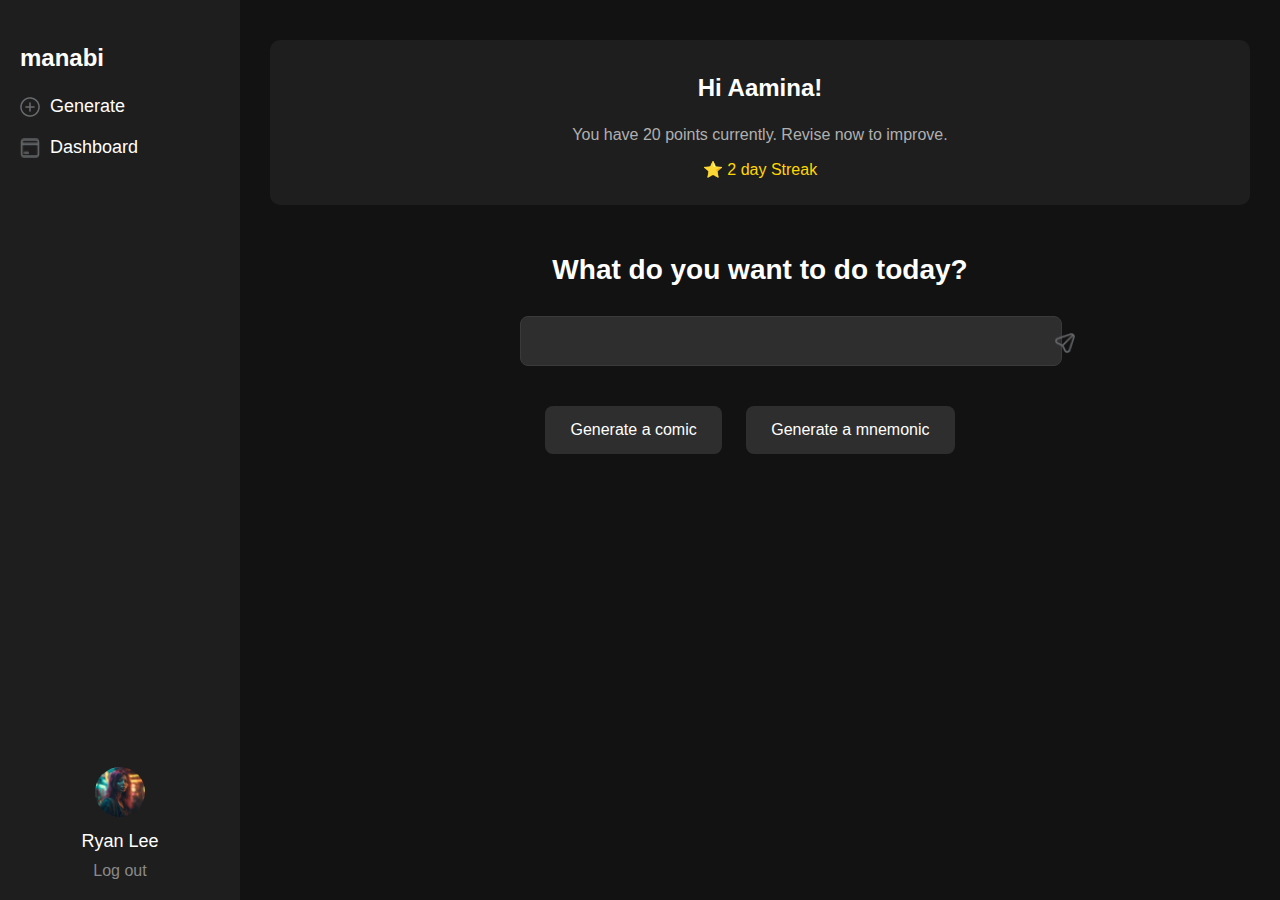
<file: dashboard/index.html>
<!DOCTYPE html>
<html lang="en">
<head>
    <meta charset="UTF-8">
    <meta name="viewport" content="width=device-width, initial-scale=1.0">
    <title>Dashboard Design</title>
    <link rel="stylesheet" href="styles.css">
</head>
<body>
    <div class="sidebar">
        <div class="menu">
            <p>manabi</p>
            <ul>
                <li>
                    <img src="generate-icon.png" alt="Generate Icon" class="menu-icon"> Generate
                </li>
                <li>
                    <img src="dashboard-icon.png" alt="Dashboard Icon" class="menu-icon"> Dashboard
                </li>
            </ul>
        </div>
        <div class="user-profile">
            <img src="profile.png" alt="User Image">
            <p>Ryan Lee</p>
            <a href="#">Log out</a>
        </div>
    </div>

    <div class="main-content">
        <div class="header">
            <p>Hi Aamina!</p>
            <p>You have 20 points currently. Revise now to improve.</p>
            <p>⭐ 2 day Streak</p>
        </div>
    
        <div class="actions">
            <h1>What do you want to do today?</h1>
            <div class="input-container">
                <input type="text" class="prompt-input" aria-label="Ask a question" />
                <button class="input-icon-btn" onclick="executePromptFunction()">
                    <img src="icon.png" alt="Icon" class="input-icon">
                </button>
            </div>
            
            <div class="action-buttons">
                <button>Generate a comic</button>
                <button>Generate a mnemonic</button>
            </div>
        </div>
    </div>
    
</body>
</html>
</file>
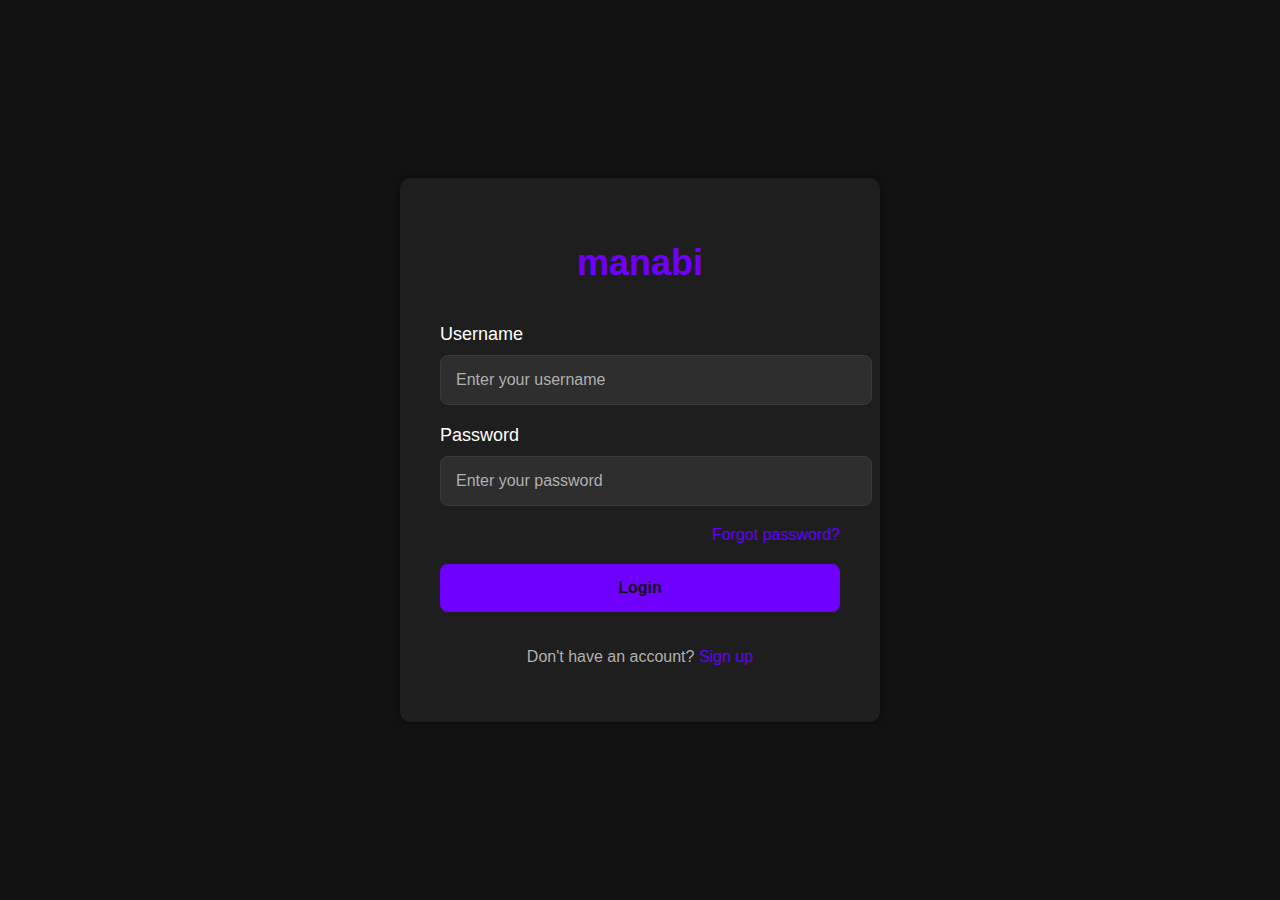
<file: login-page/index.html>
<!DOCTYPE html>
<html lang="en">
<head>
    <meta charset="UTF-8">
    <meta name="viewport" content="width=device-width, initial-scale=1.0">
    <title>Login - Manabi</title>
    <link rel="stylesheet" href="styles.css">
</head>
<body>
    <div class="login-container">
        <div class="login-box">
            <h1 class="app-name">manabi</h1>
            <form action="#" method="post" class="login-form">
                <label for="username">Username</label>
                <input type="text" id="username" class="input-field" placeholder="Enter your username">
                
                <label for="password">Password</label>
                <input type="password" id="password" class="input-field" placeholder="Enter your password">
                
                <a href="#" class="forgot-password">Forgot password?</a>
                
                <button type="submit" class="login-button">Login</button>
                
                <p class="signup-prompt">Don't have an account? <a href="#" class="signup-link">Sign up</a></p>
            </form>
        </div>
    </div>
</body>
</html>
</file>
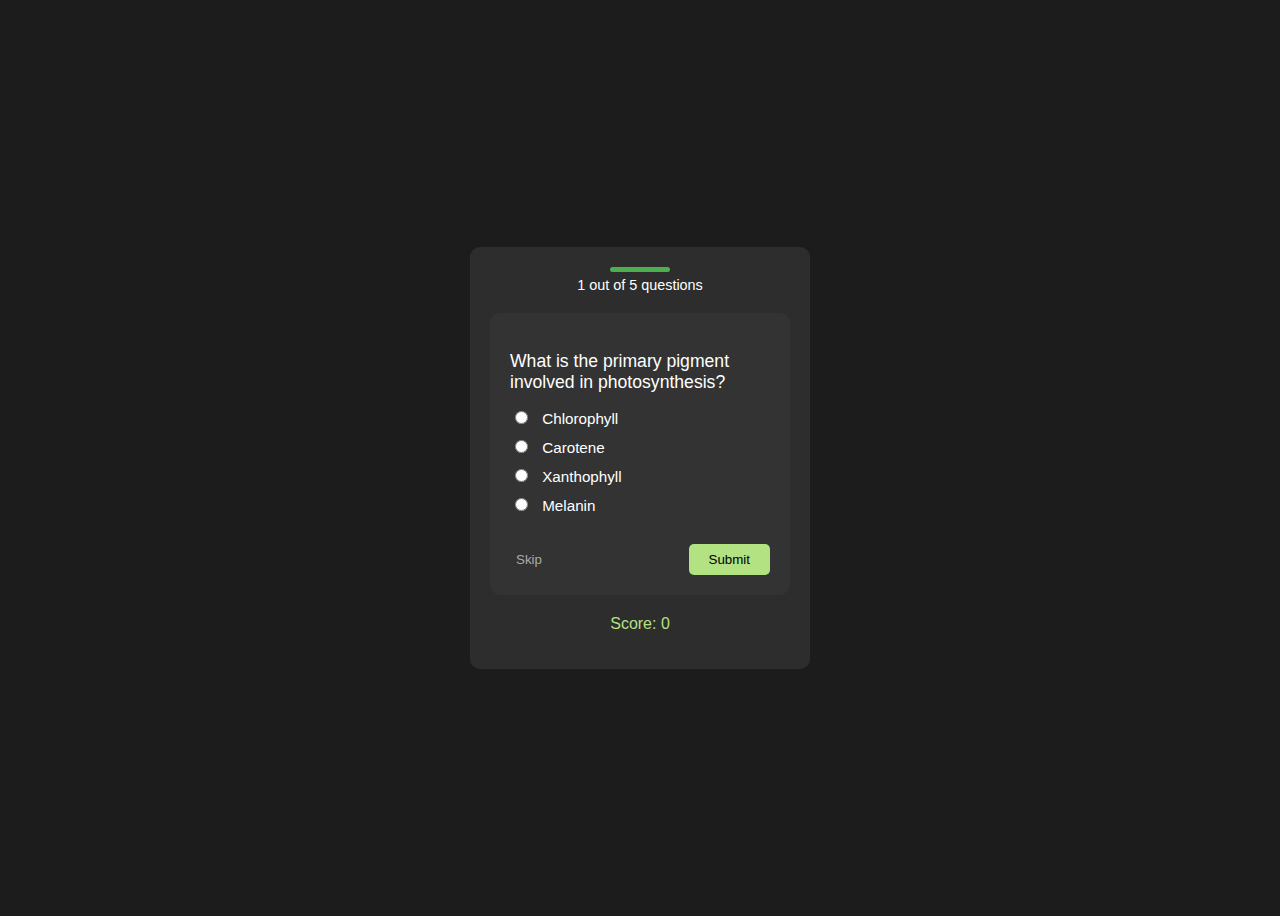
<file: quiz/index.html>
<!DOCTYPE html>
<html lang="en">
<head>
  <meta charset="UTF-8">
  <meta name="viewport" content="width=device-width, initial-scale=1.0">
  <link rel="stylesheet" href="styles.css">
  <title>Question Module</title>
</head>
<body>
  <div class="container">
    <div class="progress-bar">
      <div class="progress" id="progress"></div>
      <p id="question-counter">1 out of 5 questions</p>
    </div>
    
    <div class="question-module">
      <p class="question" id="question-text"></p>
      
      <form id="question-form">
        <div class="options" id="options-container"></div>
        
        <div class="buttons">
          <button type="button" class="skip-btn" id="skip-btn">Skip</button>
          <button type="submit" class="submit-btn">Submit</button>
        </div>
      </form>
    </div>

    <p id="score-display">Score: 0</p>
  </div>

  <script>
    const questions = [
      {
        question: "What is the primary pigment involved in photosynthesis?",
        options: ["Chlorophyll", "Carotene", "Xanthophyll", "Melanin"],
        correctAnswer: 0
      },
      {
        question: "In which part of the plant does photosynthesis primarily take place?",
        options: ["Roots", "Stems", "Leaves", "Flowers"],
        correctAnswer: 2
      },
      {
        question: "What gas do plants absorb during photosynthesis?",
        options: ["Oxygen", "Nitrogen", "Carbon Dioxide", "Hydrogen"],
        correctAnswer: 2
      },
      {
        question: "What is the main product of photosynthesis?",
        options: ["Glucose", "Starch", "Oxygen", "Water"],
        correctAnswer: 0
      },
      {
        question: "Which of the following is a byproduct of photosynthesis?",
        options: ["Carbon Dioxide", "Oxygen", "Glucose", "Water"],
        correctAnswer: 1
      }
    ];

    let currentQuestionIndex = 0;
    let score = 0;

    const questionText = document.getElementById("question-text");
    const optionsContainer = document.getElementById("options-container");
    const questionCounter = document.getElementById("question-counter");
    const progressBar = document.getElementById("progress");
    const scoreDisplay = document.getElementById("score-display");

    function loadQuestion() {
      const currentQuestion = questions[currentQuestionIndex];
      questionText.textContent = currentQuestion.question;
      optionsContainer.innerHTML = ''; 
      currentQuestion.options.forEach((option, index) => {
        const label = document.createElement("label");
        label.innerHTML = `
          <input type="radio" name="option" value="${index}"> ${option}
        `;
        optionsContainer.appendChild(label);
      });

      questionCounter.textContent = `${currentQuestionIndex + 1} out of ${questions.length} questions`;
      progressBar.style.width = `${((currentQuestionIndex + 1) / questions.length) * 100}%`;
    }

    function checkAnswer(selectedOption) {
      const correctAnswer = questions[currentQuestionIndex].correctAnswer;
      return selectedOption == correctAnswer;
    }

    document.getElementById("question-form").addEventListener("submit", function(event) {
      event.preventDefault();
      const selectedOption = document.querySelector('input[name="option"]:checked');
      
      if (!selectedOption) {
        alert("Please select an option!");
        return;
      }

      const isCorrect = checkAnswer(selectedOption.value);
      if (isCorrect) {
        score += 10; 
      }

      currentQuestionIndex++;
      if (currentQuestionIndex < questions.length) {
        loadQuestion();
      } else {
        questionText.textContent = "Quiz Completed!";
        optionsContainer.innerHTML = '';
        document.querySelector('.buttons').style.display = 'none';
      }

      scoreDisplay.textContent = `Score: ${score}`;
    });
    document.getElementById("skip-btn").addEventListener("click", function() {
      currentQuestionIndex++;
      if (currentQuestionIndex < questions.length) {
        loadQuestion();
      } else {
        questionText.textContent = "Quiz Completed!";
        optionsContainer.innerHTML = '';
        document.querySelector('.buttons').style.display = 'none';
      }
    });
    loadQuestion();
  </script>
</body>
</html>
</file>
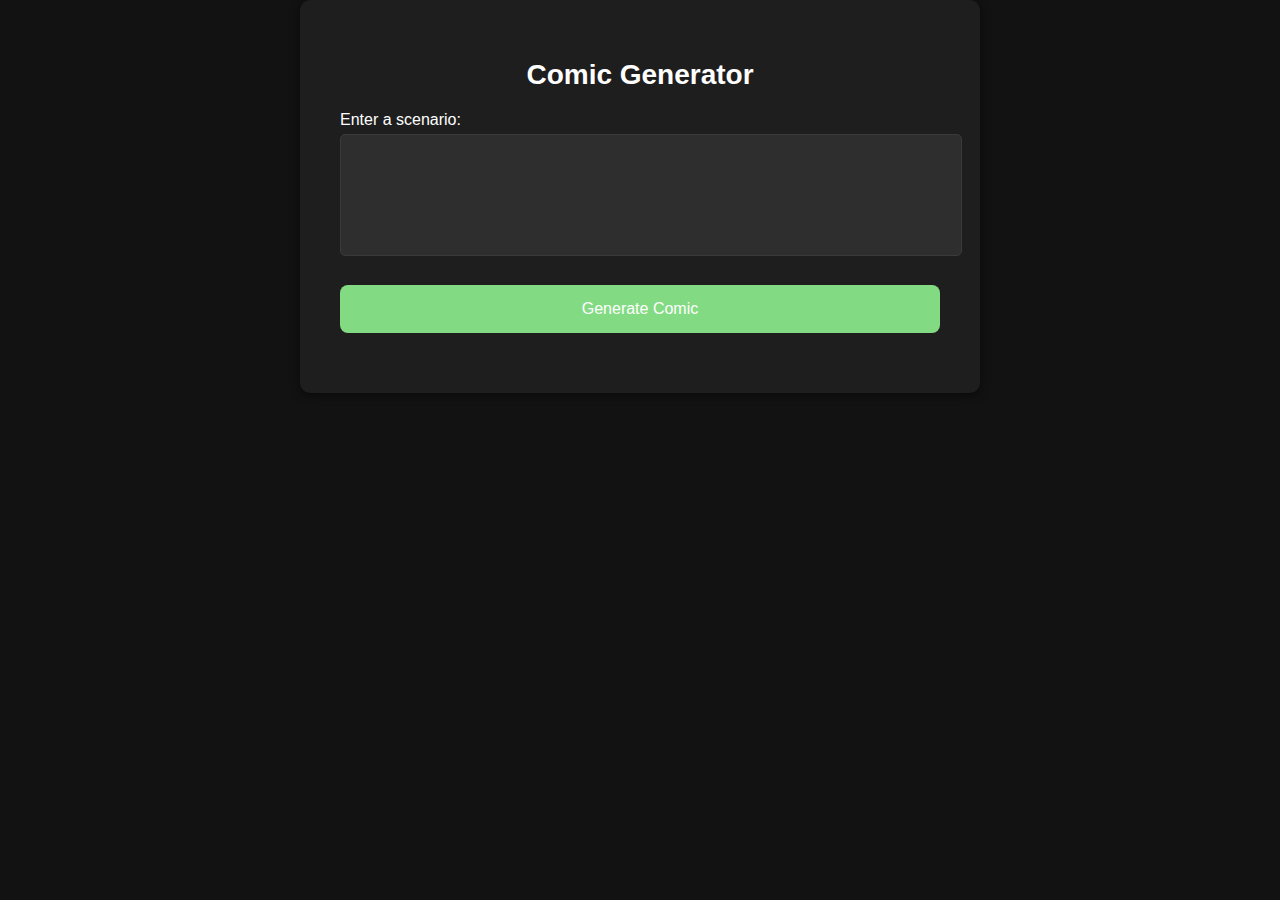
<file: landing.html>
<!DOCTYPE html>
<html lang="en">
<head>
    <meta charset="UTF-8">
    <meta name="viewport" content="width=device-width, initial-scale=1.0">
    <title>Comic Generator</title>
    <style>
        body {
            font-family: 'Arial', sans-serif;
            background-color: #121212;
            color: #FFFFFF;
            margin: 0;
            display: flex;
            height: auto;
            justify-content: center;
            align-items: center;
        }
        #comicContainer {
            background-color: #1E1E1E;
            padding: 40px;
            border-radius: 10px;
            box-shadow: 0 2px 10px rgba(0, 0, 0, 0.5);
            width: 90%;
            max-width: 600px;
        }
        h1 {
            font-size: 28px;
            text-align: center;
            margin-bottom: 20px;
        }
        label {
            font-size: 16px;
            margin-bottom: 5px;
            display: block;
        }
        textarea {
            width: 100%;
            height: 100px;
            padding: 10px;
            border: 1px solid #3A3A3A;
            border-radius: 5px;
            background-color: #2E2E2E;
            color: #FFFFFF;
            margin-bottom: 15px;
            resize: none;
        }
        button {
            background-color: #82db83;
            border: none;
            padding: 15px 25px;
            color: #FFFFFF;
            font-size: 16px;
            border-radius: 8px;
            cursor: pointer;
            transition: background-color 0.3s ease;
            width: 100%;
            margin-top: 10px;
        }
        button:hover {
            background-color: #72c872; /* Darker shade on hover */
        }
        .slider {
            position: relative;
            margin-top: 20px;
            overflow: hidden;
        }
        .slides {
            display: flex;
            transition: transform 0.5s ease;
        }
        .slide {
            min-width: 100%; /* Each slide takes full width */
            display: none; /* Initially hide slides */
        }
        .slide img {
            max-width: 100%;
            border-radius: 10px; /* Add some styling to images */
        }
        .navigation-auto {
            position: absolute;
            top: 50%;
            width: 100%;
            display: flex;
            justify-content: space-between;
            transform: translateY(-50%);
        }
        .prev, .next {
            cursor: pointer;
            padding: 10px;
            background-color: rgba(255, 255, 255, 0.7);
            border-radius: 5px;
        }
    </style>
</head>
<body>
    <div id="comicContainer">
        <h1>Comic Generator</h1>
        <form id="comicForm">
            <label for="scenario">Enter a scenario:</label>
            <textarea id="scenario" required></textarea>
            <button type="submit">Generate Comic</button>
        </form>
        
        <div class="slider">
            <div class="slides" id="comicImages">
                <!-- Images will be dynamically inserted here -->
            </div>
            <div class="navigation-auto">
                <div class="prev">❮</div>
                <div class="next">❯</div>
            </div>
        </div>
    </div>

    <script>
        let currentIndex = 0; // Current slide index

        // Handle form submission
        document.getElementById('comicForm').addEventListener('submit', async (e) => {
            e.preventDefault(); // Prevent default form submission
            const scenario = document.getElementById('scenario').value;
            const response = await fetch('/generate-comic', {
                method: 'POST',
                headers: {
                    'Content-Type': 'application/json'
                },
                body: JSON.stringify({ scenario })
            });
            if (response.ok) {
                const data = await response.json(); // Parse the JSON response
                displayImages(data.panelTexts); // Pass the panel texts to displayImages
            } else {
                console.error('Error generating comic');
            }
        });
       
        // Function to display the comic panels (images)
        function displayImages(panelTexts) {
            const comicImagesDiv = document.getElementById('comicImages');
            comicImagesDiv.innerHTML = ''; // Clear previous images if any

            // Loop through the panel texts and create slides
            panelTexts.forEach((panel, index) => {
                const slideDiv = document.createElement('div');
                slideDiv.classList.add('slide');

                const img = document.createElement('img');
                img.src = `panel_${index + 1}.png`; // Set the image source based on the index
                img.alt = 'Comic Panel'; // Set alt text for accessibility
                slideDiv.appendChild(img);

                // Create a container for the text below the image
                const textContainer = document.createElement('div');
                textContainer.style.marginTop = '10px'; // Add some spacing
                textContainer.innerHTML = `<strong>Characters:</strong> ${panel.characters}<br>
                                           <strong>Background:</strong> ${panel.background}<br>
                                           <strong>Text:</strong> ${panel.text}`;
                slideDiv.appendChild(textContainer); // Append the text container to the slide

                comicImagesDiv.appendChild(slideDiv); // Append the slide to the comic images container
            });

            // Show the first slide
            showSlide(currentIndex);

            // Set up navigation buttons
            document.querySelector('.next').addEventListener('click', () => {
                currentIndex = (currentIndex + 1) % panelTexts.length; // Loop back to the start
                showSlide(currentIndex);
            });

            document.querySelector('.prev').addEventListener('click', () => {
                currentIndex = (currentIndex - 1 + panelTexts.length) % panelTexts.length; // Loop to the end
                showSlide(currentIndex);
            });

            // Start the auto slide functionality
            autoSlide();
        }

        // Function to show the current slide
        function showSlide(index) {
            const slides = document.querySelectorAll('.slide');
            slides.forEach((slide, i) => {
                slide.style.display = (i === index) ? 'block' : 'none'; // Show the current slide
            });
        }

        // Auto-slide every 5 seconds
        function autoSlide() {
            setInterval(() => {
                currentIndex = (currentIndex + 1) % document.querySelectorAll('.slide').length; // Loop back to the start
                showSlide(currentIndex);
            }, 5000);
        }
    </script>
</body>
</html>
</file>
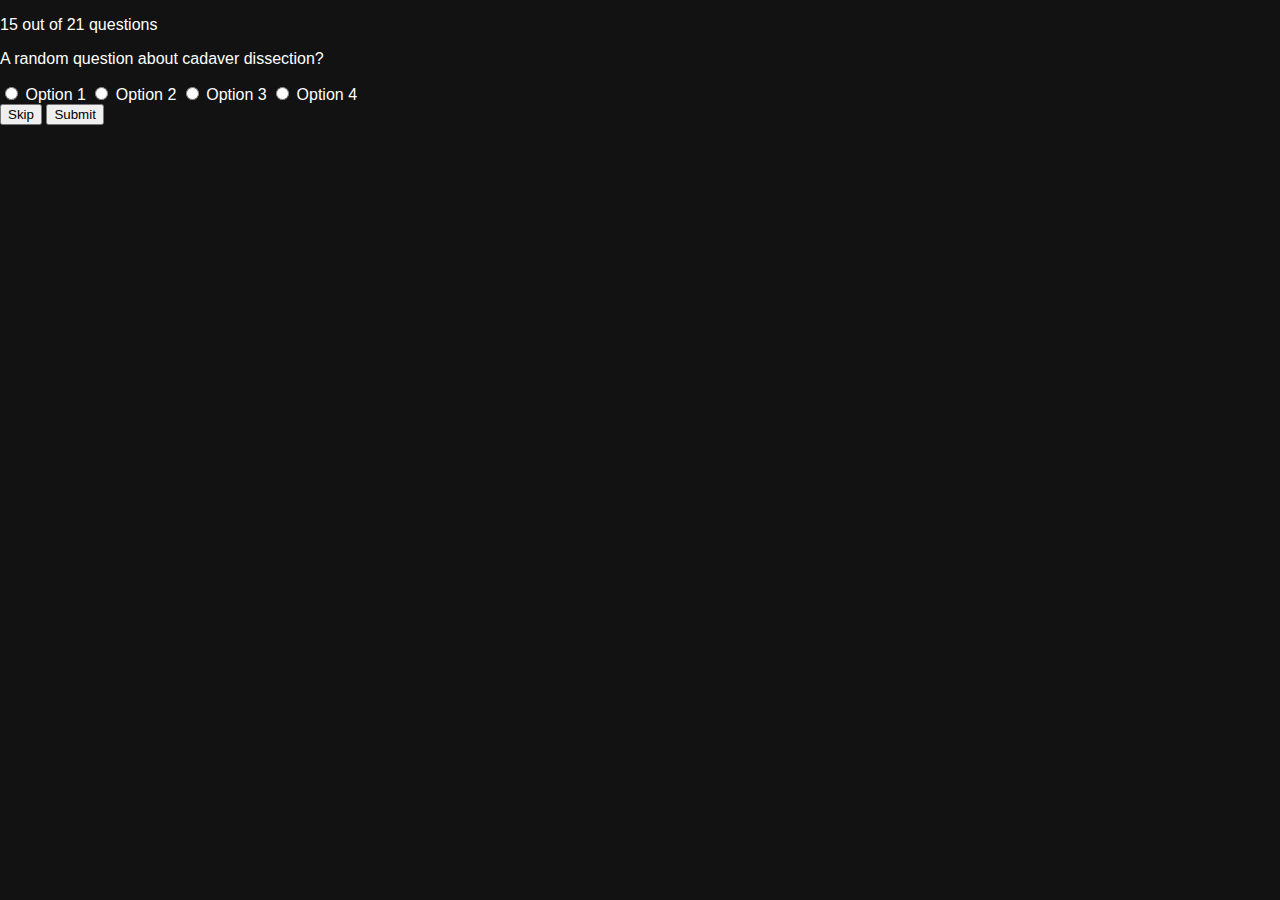
<file: quiz.html>
<!DOCTYPE html>
<html lang="en">
<head>
  <meta charset="UTF-8">
  <meta name="viewport" content="width=device-width, initial-scale=1.0">
  <link rel="stylesheet" href="styles.css">
  <title>Question Module</title>
</head>
<body>
  <div class="container">
    <div class="progress-bar">
      <div class="progress"></div>
      <p>15 out of 21 questions</p>
    </div>
    
    <div class="question-module">
      <p class="question">A random question about cadaver dissection?</p>
      
      <form>
        <div class="options">
          <label>
            <input type="radio" name="option" value="1"> Option 1
          </label>
          <label>
            <input type="radio" name="option" value="2"> Option 2
          </label>
          <label>
            <input type="radio" name="option" value="3"> Option 3
          </label>
          <label>
            <input type="radio" name="option" value="4"> Option 4
          </label>
        </div>
        
        <div class="buttons">
          <button type="button" class="skip-btn">Skip</button>
          <button type="submit" class="submit-btn">Submit</button>
        </div>
      </form>
    </div>
  </div>
</body>
</html>
</file>
<file: dashboard/styles.css>
/* General Body Styles */
body {
    font-family: 'Arial', sans-serif;
    background-color: #121212;
    color: #FFFFFF;
    margin: 0;
    display: flex;
    height: 100vh;
}

/* Sidebar Styles */
.sidebar {
    width: 200px;
    background-color: #1E1E1E;
    display: flex;
    flex-direction: column;
    justify-content: space-between;
    padding: 20px;
}

.menu {
    color: #FFFFFF;
}

.menu p {
    font-size: 24px;
    font-weight: bold;
}

.menu ul {
    list-style: none;
    padding: 0;
}

.menu li {
    margin: 20px 0;
    font-size: 18px;
    cursor: pointer;
    display: flex;
    align-items: center; /* Ensures the text and icon are vertically aligned */
}

.menu-icon {
    width: 20px;  /* Adjust icon size as needed */
    height: 20px; /* Adjust icon size as needed */
    margin-right: 10px; /* Adds space between the icon and the text */
    vertical-align: middle; /* Aligns icons vertically with text */
}

.user-profile {
    text-align: center;
}

.user-profile img {
    border-radius: 50%;
    width: 50px;
    height: 50px;
}

.user-profile p {
    margin: 10px 0;
    font-size: 18px;
}

.user-profile a {
    color: #8A8A8A;
    text-decoration: none;
}

/* Main Content Styles */
.main-content {
    flex-grow: 1;
    padding: 40px;
    display: flex;
    flex-direction: column;
    justify-content: flex-start;
    align-items: center; /* Center content horizontally */
}

/* Header Styles */
.header {
    background-color: #1E1E1E;
    padding: 10px;
    border-radius: 10px;
    margin-bottom: 30px;
    width: 100%;
    text-align: center;
}

.header p:first-child {
    font-size: 24px;
    font-weight: bold;
}

.header p:nth-child(2) {
    font-size: 16px;
    color: #B0B0B0;
}

.header p:nth-child(3) {
    font-size: 16px;
    color: #FFD700;
}

/* Actions Section Styles */
.actions {
    display: flex;
    flex-direction: column;
    align-items: center; /* Center items horizontally */
    text-align: center; /* Center text inside elements */
    width: 100%;
}

.actions h1 {
    font-size: 28px;
    margin-bottom: 20px; /* Add space below the heading */
}

.input-container {
    position: relative;
    width: 50%; /* Set width of the container */
}

.prompt-input {
    width: 100%; /* Full width for the input */
    padding: 15px 45px 15px 15px; /* Add right padding for icon space */
    font-size: 16px;
    border-radius: 8px;
    border: 1px solid #3A3A3A;
    background-color: #2E2E2E;
    color: #FFFFFF;
    margin-top: 10px;
    margin-bottom: 20px;
    transition: border-color 0.3s ease;
}

.input-icon-btn {
    position: absolute;
    top: 46%;
    
    right: px; /* Adjust to move the button slightly inside */
    transform: translateY(-50%);
    background-color: transparent;
    border: none;
    padding-left: 295px;
    cursor: pointer;
}

.input-icon {
    width: 20px; /* Icon size */
    height: 20px;
    vertical-align: middle;
}

.prompt-input::placeholder {
    color: #B0B0B0; /* Match the placeholder text color */
}

.prompt-input:focus {
    border-color: #ae00ff; /* Highlight input on focus */
    outline: none;
}

.action-buttons {
    margin-top: 20px;
}

.action-buttons button {
    background-color: #2E2E2E;
    border: none;
    padding: 15px 25px;
    color: #FFFFFF;
    font-size: 16px;
    border-radius: 8px;
    margin-right: 20px;
    cursor: pointer;
    transition: background-color 0.3s ease;
}

.action-buttons button:hover {
    background-color: #3A3A3A;
}
</file>
<file: login-page/styles.css>
/* General Body Styles */
body {
    font-family: 'Arial', sans-serif;
    background-color: #121212;
    color: #FFFFFF;
    margin: 0;
    display: flex;
    justify-content: center;
    align-items: center;
    height: 100vh;
}

/* Login Container Styles */
.login-container {
    display: flex;
    justify-content: center;
    align-items: center;
    height: 100vh;
    width: 97%;
}

.login-box {
    background-color: #1E1E1E;
    padding: 40px;
    border-radius: 10px;
    box-shadow: 0 0 10px rgba(0, 0, 0, 0.5);
    width: 400px;
    text-align: center;
}

/* App Name Styling */
.app-name {
    font-size: 36px;
    font-weight: bold;
    color: #6f00ff;
    margin-bottom: 40px;
}

/* Login Form Styles */
.login-form label {
    font-size: 18px;
    display: block;
    margin-bottom: 10px;
    text-align: left;
}

.input-field {
    width: 100%;
    padding: 15px;
    font-size: 16px;
    border-radius: 8px;
    border: 1px solid #3A3A3A;
    background-color: #2E2E2E;
    color: #FFFFFF;
   
    margin-bottom: 20px;
}

.input-field::placeholder {
    color: #B0B0B0;
}

.forgot-password {
    display: block;
    text-align: right;
    margin-bottom: 20px;
    color: #6200ff;
    text-decoration: none;
}

.forgot-password:hover {
    text-decoration: underline;
}

/* Button Styling */
.login-button {
    background-color: #6f00ff;
    border: none;
    padding: 15px;
    color: #121212;
    font-size: 16px;
    font-weight: bold;
    border-radius: 8px;
    width: 100%;
    cursor: pointer;
    margin-bottom: 20px;
}

.login-button:hover {
    background-color: #8f07ff;
}

/* Signup Prompt */
.signup-prompt {
    color: #B0B0B0;
}

.signup-link {
    color: #6200ff;
    text-decoration: none;
}

.signup-link:hover {
    text-decoration: underline;
}
</file>
<file: quiz/styles.css>
body {
    font-family: Arial, sans-serif;
    background-color: #1c1c1c;
    color: white;
    display: flex;
    justify-content: center;
    align-items: center;
    height: 100vh;
  }
  
  .container {
    width: 300px;
    background-color: #2d2d2d;
    padding: 20px;
    border-radius: 10px;
  }
  
  .progress-bar {
    text-align: center;
    margin-bottom: 20px;
  }
  
  .progress-bar p {
    margin-top: 5px;
    font-size: 0.9rem;
  }
  
  .progress {
    width: 0%;
    height: 5px;
    background-color: #4caf50;
    border-radius: 5px;
    margin: 0 auto;
    transition: width 0.3s ease-in-out;
  }
  
  .question-module {
    background-color: #333;
    padding: 20px;
    border-radius: 10px;
  }
  
  .question {
    margin-bottom: 15px;
    font-size: 1.1rem;
  }
  
  .options {
    display: flex;
    flex-direction: column;
  }
  
  .options label {
    margin-bottom: 10px;
    font-size: 0.95rem;
  }
  
  input[type="radio"] {
    margin-right: 10px;
  }
  
  .buttons {
    display: flex;
    justify-content: space-between;
    margin-top: 20px;
  }
  
  .skip-btn {
    background-color: transparent;
    border: none;
    color: #aaa;
    cursor: pointer;
  }
  
  .submit-btn {
    background-color: #b3e283;
    color: black;
    border: none;
    padding: 8px 20px;
    border-radius: 5px;
    cursor: pointer;
  }
  
  .submit-btn:hover {
    background-color: #a0d975;
  }
  
  #score-display {
    text-align: center;
    margin-top: 20px;
    font-size: 1rem;
    color: #b3e283;
  }
  
  #question-counter {
    font-size: 0.9rem;
  }
</file>
<file: styles.css>
body {
    font-family: 'Arial', sans-serif;
    background-color: #121212;
    color: #FFFFFF;
    margin: 0;
    display: flex;
    height: 100vh;
}
.action-buttons a {
    text-decoration: none; /* Removes the underline */
    list-style: none; /* This property does not apply to <a> tags, so it can be omitted */
    color: #FFFFFF;
}
/* Sidebar Styles */
.sidebar {
    width: 200px;
    background-color: #1E1E1E;
    display: flex;
    flex-direction: column;
    justify-content: space-between;
    padding: 20px;
}

.menu {
    color: #FFFFFF;
}

.menu p {
    font-size: 24px;
    font-weight: bold;
}

.menu ul {
    list-style: none;
    padding: 0;
}

.menu li {
    margin: 20px 0;
    font-size: 18px;
    cursor: pointer;
    display: flex;
    align-items: center; /* Ensures the text and icon are vertically aligned */
}

.menu-icon {
    width: 20px;  /* Adjust icon size as needed */
    height: 20px; /* Adjust icon size as needed */
    margin-right: 10px; /* Adds space between the icon and the text */
    vertical-align: middle; /* Aligns icons vertically with text */
}

.user-profile {
    text-align: center;
}

.user-profile img {
    border-radius: 50%;
    width: 50px;
    height: 50px;
}

.user-profile p {
    margin: 10px 0;
    font-size: 18px;
}

.user-profile a {
    color: #8A8A8A;
    text-decoration: none;
}

/* Main Content Styles */
.main-content {
    flex-grow: 1;
    padding: 40px;
    display: flex;
    flex-direction: column;
    justify-content: flex-start;
    align-items: center; /* Center content horizontally */
}

/* Header Styles */
.header {
    background-color: #1E1E1E;
    padding: 10px;
    border-radius: 10px;
    margin-bottom: 30px;
    width: 100%;
    text-align: center;
}

.header p:first-child {
    font-size: 24px;
    font-weight: bold;
}

.header p:nth-child(2) {
    font-size: 16px;
    color: #B0B0B0;
}

.header p:nth-child(3) {
    font-size: 16px;
    color: #FFD700;
}

/* Actions Section Styles */
.actions {
    display: flex;
    flex-direction: column;
    align-items: center; /* Center items horizontally */
    text-align: center; /* Center text inside elements */
    width: 100%;
}

.actions h1 {
    font-size: 28px;
    margin-bottom: 20px; /* Add space below the heading */
}

.input-container {
    position: relative;
    width: 50%; /* Set width of the container */
}

.prompt-input {
    width: 100%; /* Full width for the input */
    padding: 15px 45px 15px 15px; /* Add right padding for icon space */
    font-size: 16px;
    border-radius: 8px;
    border: 1px solid #3A3A3A;
    background-color: #2E2E2E;
    color: #FFFFFF;
    margin-top: 10px;
    margin-bottom: 20px;
    transition: border-color 0.3s ease;
}

.input-icon-btn {
    position: absolute;
    top: 46%;
    
    right: px; /* Adjust to move the button slightly inside */
    transform: translateY(-50%);
    background-color: transparent;
    border: none;
    padding-left: 295px;
    cursor: pointer;
}

.input-icon {
    width: 20px; /* Icon size */
    height: 20px;
    vertical-align: middle;
}

.prompt-input::placeholder {
    color: #B0B0B0; /* Match the placeholder text color */
}

.prompt-input:focus {
    border-color: #ae00ff; /* Highlight input on focus */
    outline: none;
}

.action-buttons {
    margin-top: 20px;
}

.action-buttons button {
    background-color: #2E2E2E;
    border: none;
    padding: 15px 25px;
    color: #FFFFFF;
    font-size: 16px;
    border-radius: 8px;
    margin-right: 20px;
    cursor: pointer;
    transition: background-color 0.3s ease;
}

.action-buttons button:hover {
    background-color: #3A3A3A;
}
</file>
